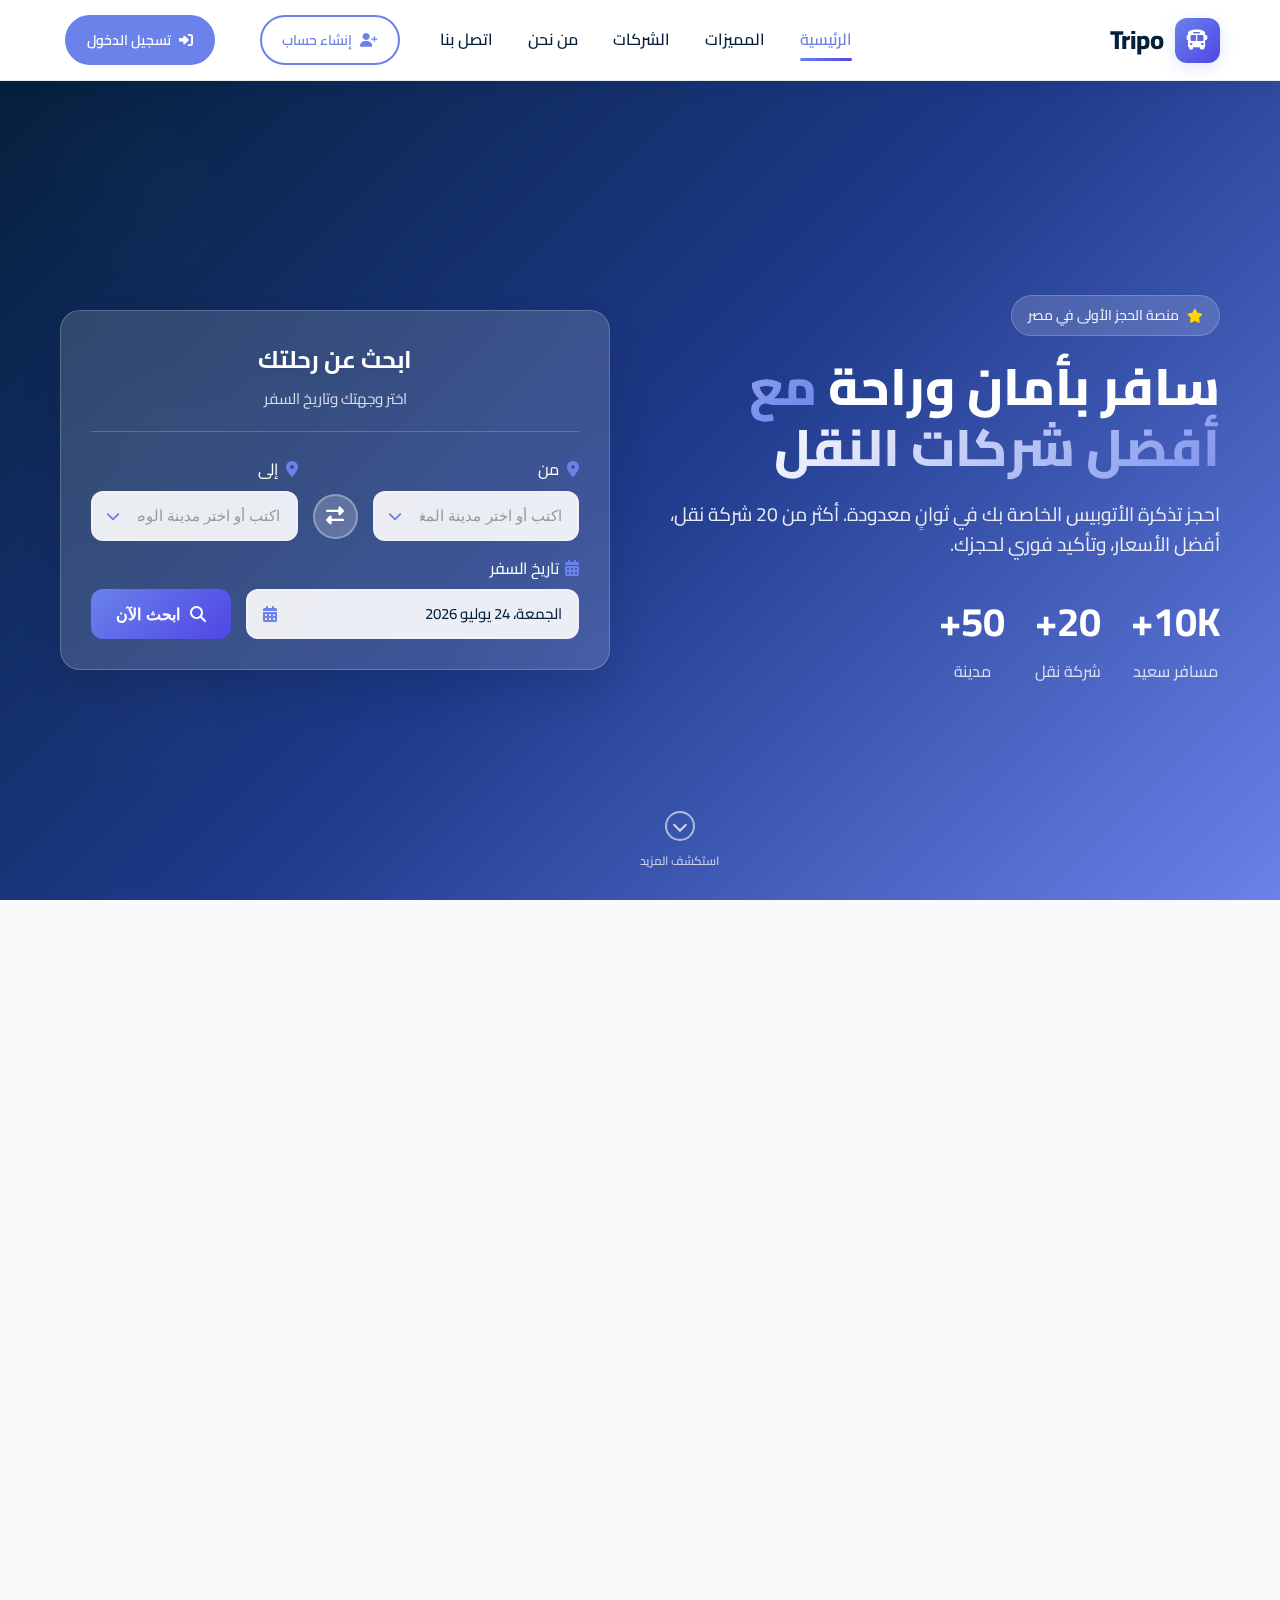
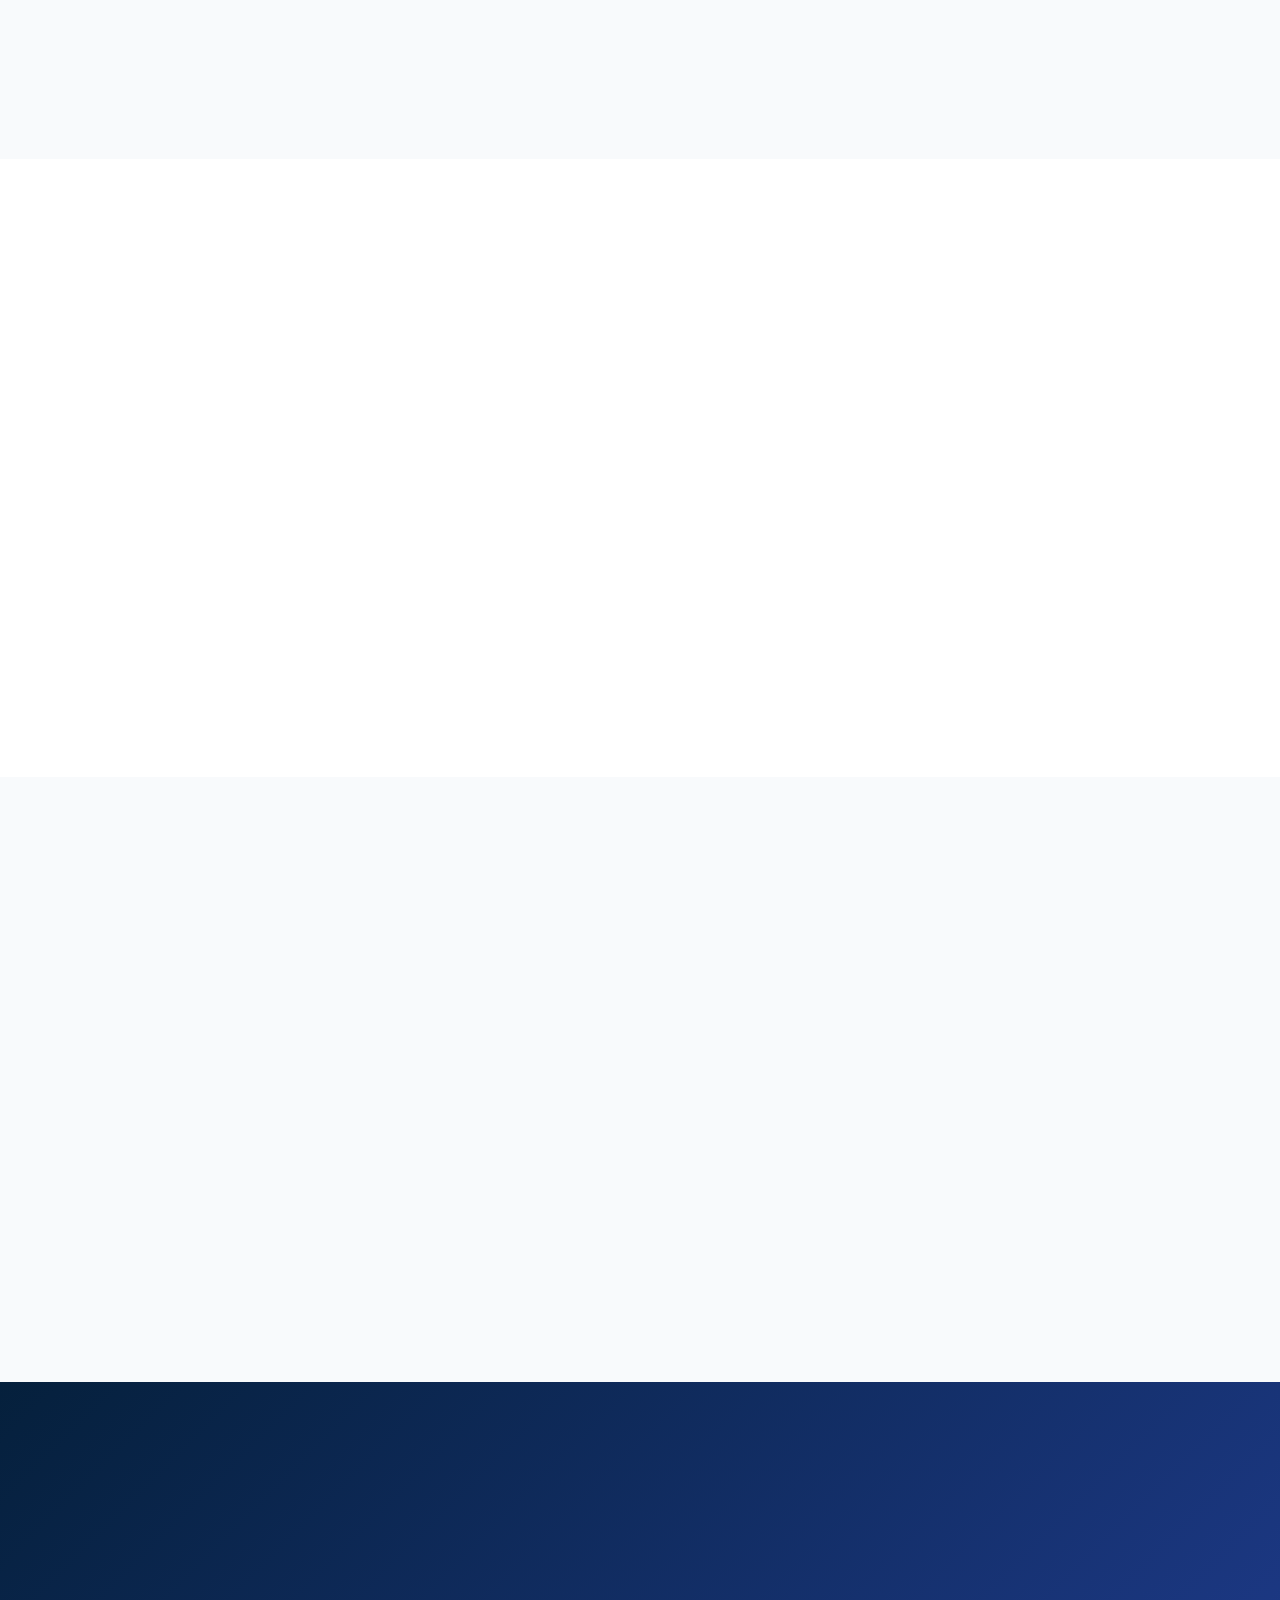
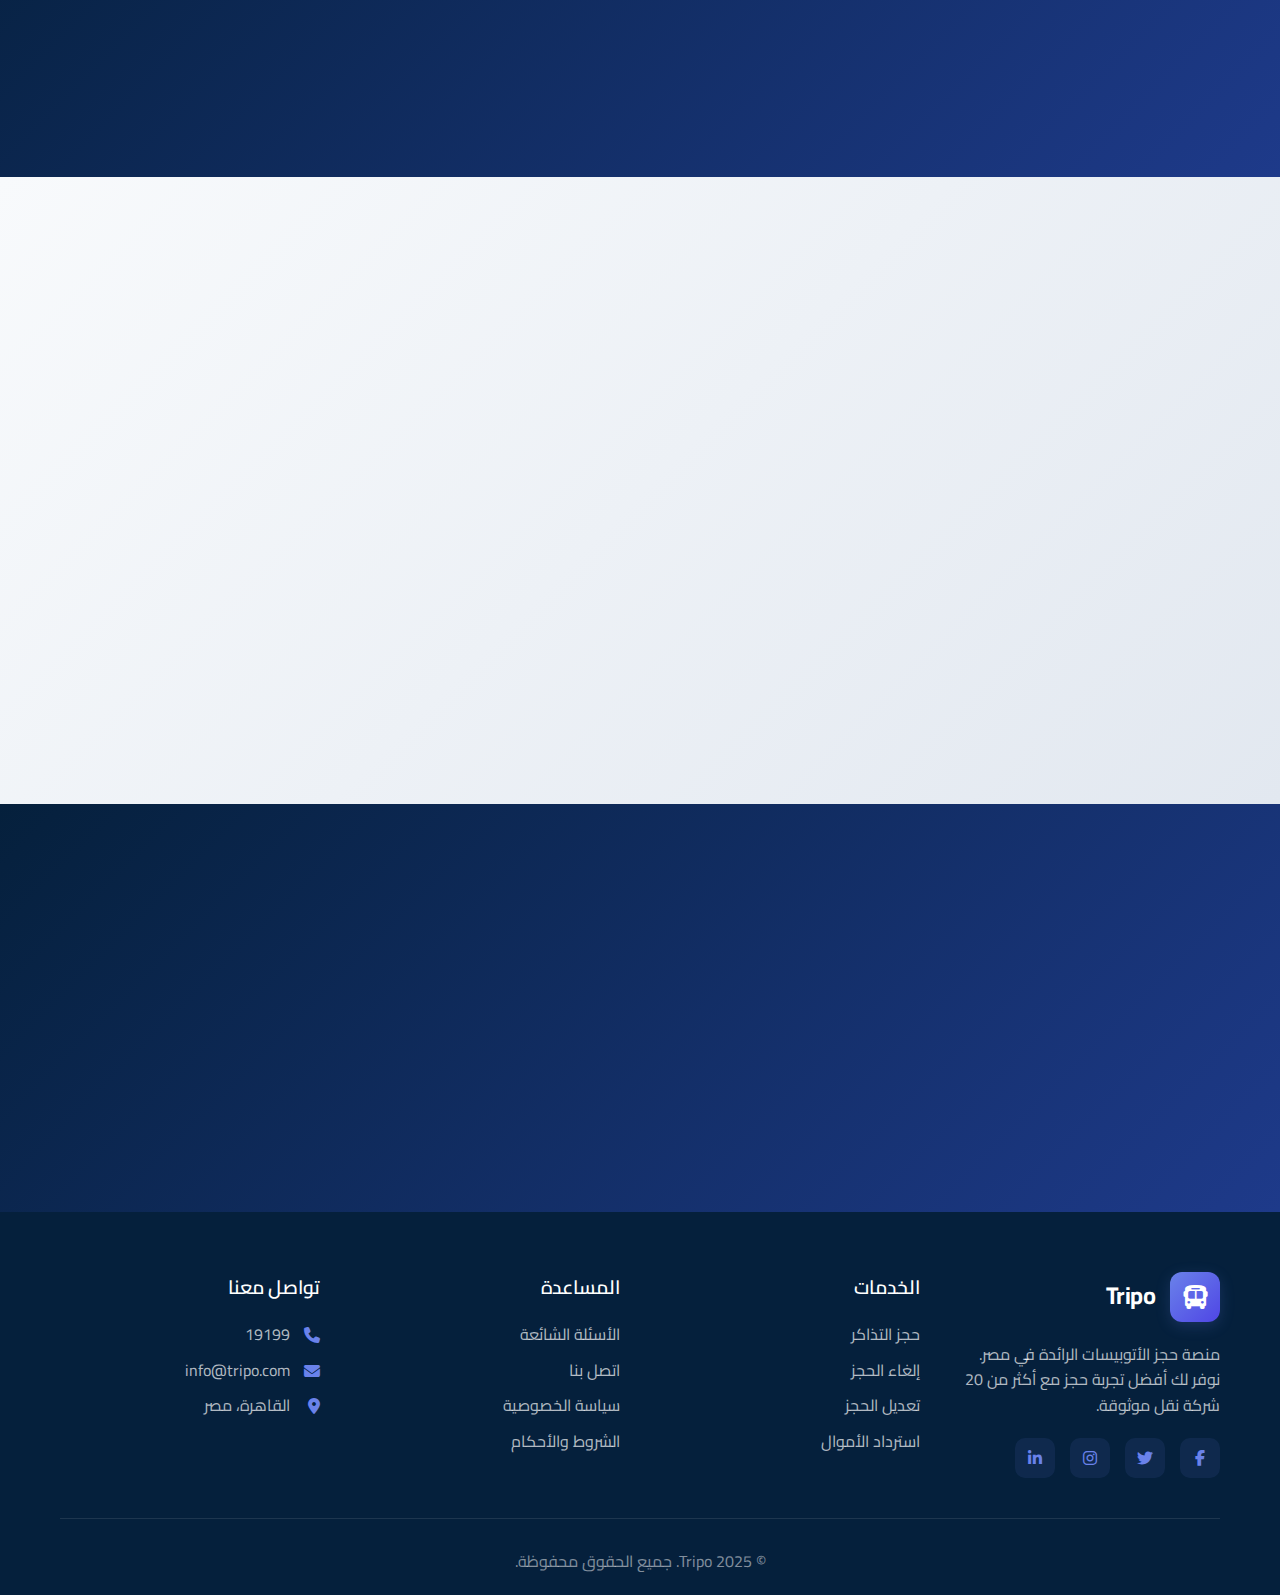
<file: index.html>
<!DOCTYPE html>
<html lang="ar" dir="rtl">
<head>
    <meta charset="UTF-8">
    <meta name="viewport" content="width=device-width, initial-scale=1.0">
    <title>Tripo - منصة حجز الأتوبيسات الرائدة في مصر</title>
    <meta name="description" content="احجز تذاكر الأتوبيس بسهولة مع Tripo - أفضل الأسعار، أكثر من 20 شركة نقل، حجز فوري وآمن">
    <link rel="stylesheet" href="css/style-new.css">
    <link href="https://fonts.googleapis.com/css2?family=Cairo:wght@300;400;500;600;700;800&display=swap" rel="stylesheet">
    <link rel="stylesheet" href="https://cdnjs.cloudflare.com/ajax/libs/font-awesome/6.4.0/css/all.min.css">
    <link rel="stylesheet" href="https://unpkg.com/aos@2.3.1/dist/aos.css">
</head>
<body>
    <!-- Header -->
    <!--#include file="header.html" -->
    <header class="header" id="header">
        <nav class="navbar">
            <a href="#home" class="logo">
                <div class="logo-container">
                    <i class="fas fa-bus logo-icon"></i>
                </div>
                <span class="brand-name">Tripo</span>
            </a>
            
            <ul class="nav-links">
                <li><a href="#home" class="nav-link active">الرئيسية</a></li>
                <li><a href="#features" class="nav-link">المميزات</a></li>
                <li><a href="#companies" class="nav-link">الشركات</a></li>
                <li><a href="#about" class="nav-link">من نحن</a></li>
                <li><a href="#contact" class="nav-link">اتصل بنا</a></li>
                <li><a href="#" class="nav-link auth-link">
                    <i class="fas fa-user-plus"></i>
                    إنشاء حساب
                </a></li>
                <li><a href="#" class="nav-link auth-link login">
                    <i class="fas fa-sign-in-alt"></i>
                    تسجيل الدخول
                </a></li>
            </ul>
            
            <button class="mobile-menu-btn" id="mobileMenuBtn">
                <i class="fas fa-bars"></i>
            </button>
        </nav>
        
        <!-- Mobile Navigation Overlay -->
        <div class="mobile-nav-overlay" id="mobileNavOverlay"></div>
        
        <!-- Mobile Navigation -->
        <div class="mobile-nav" id="mobileNav">
            <ul class="mobile-nav-links">
                <li><a href="#home">
                    <i class="fas fa-home"></i>
                    الرئيسية
                </a></li>
                <li><a href="#features">
                    <i class="fas fa-star"></i>
                    المميزات
                </a></li>
                <li><a href="#companies">
                    <i class="fas fa-bus"></i>
                    الشركات
                </a></li>
                <li><a href="#about">
                    <i class="fas fa-info-circle"></i>
                    من نحن
                </a></li>
                <li><a href="#contact">
                    <i class="fas fa-phone"></i>
                    اتصل بنا
                </a></li>
                <li><a href="#" class="auth-mobile">
                    <i class="fas fa-user-plus"></i>
                    إنشاء حساب
                </a></li>
                <li><a href="#" class="auth-mobile login">
                    <i class="fas fa-sign-in-alt"></i>
                    تسجيل الدخول
                </a></li>
            </ul>
        </div>
    </header>

    <!-- Hero Section -->
    <section class="hero" id="home">
        <div class="container">
            <div class="hero-content">
                <div class="hero-text" data-aos="fade-up" data-aos-delay="200">
                    <span class="hero-badge">
                        <i class="fas fa-star"></i>
                        منصة الحجز الأولى في مصر
                    </span>
                    <h1 class="hero-title">
                        سافر بأمان وراحة
                        <span class="gradient-text">مع أفضل شركات النقل</span>
                    </h1>
                    <p class="hero-subtitle">
                        احجز تذكرة الأتوبيس الخاصة بك في ثوانٍ معدودة. أكثر من 20 شركة نقل، 
                        أفضل الأسعار، وتأكيد فوري لحجزك.
                    </p>
                    
                    <div class="hero-stats">
                        <div class="stat-item" data-aos="fade-up" data-aos-delay="400">
                            <div class="stat-number">10K+</div>
                            <div class="stat-label">مسافر سعيد</div>
                        </div>
                        <div class="stat-item" data-aos="fade-up" data-aos-delay="500">
                            <div class="stat-number">20+</div>
                            <div class="stat-label">شركة نقل</div>
                        </div>
                        <div class="stat-item" data-aos="fade-up" data-aos-delay="600">
                            <div class="stat-number">50+</div>
                            <div class="stat-label">مدينة</div>
                        </div>
                    </div>
                </div>
                
                <!-- Search Form -->
                <div class="search-form-container" data-aos="fade-up" data-aos-delay="300">
                    <div class="search-form">
                        <div class="form-header">
                            <h3>ابحث عن رحلتك</h3>
                            <p>اختر وجهتك وتاريخ السفر</p>
                        </div>
                        
                        <div class="search-row">
                            <div class="field-group from-field">
                                <label for="from">
                                    <i class="fas fa-map-marker-alt"></i>
                                    من
                                </label>
                                <div class="custom-select-wrapper">
                                    <input type="text" id="from" class="form-control custom-select-input" placeholder="اكتب أو اختر مدينة المغادرة" autocomplete="off" readonly>
                                    <div class="custom-select-icon">
                                        <i class="fas fa-chevron-down"></i>
                                    </div>
                                    <div class="custom-select-dropdown" id="from-dropdown">
                                        <div class="search-box">
                                            <input type="text" class="search-input" placeholder="ابحث عن مدينة...">
                                            <i class="fas fa-search"></i>
                                        </div>
                                        <ul class="custom-select-options" id="from-options">
                                            <li data-value="cairo">القاهرة</li>
                                            <li data-value="alexandria">الإسكندرية</li>
                                            <li data-value="giza">الجيزة</li>
                                            <li data-value="aswan">أسوان</li>
                                            <li data-value="luxor">الأقصر</li>
                                            <li data-value="sohag">سوهاج</li>
                                            <li data-value="assiut">أسيوط</li>
                                            <li data-value="minya">المنيا</li>
                                            <li data-value="benisuef">بني سويف</li>
                                            <li data-value="fayoum">الفيوم</li>
                                            <li data-value="portsaid">بورسعيد</li>
                                            <li data-value="suez">السويس</li>
                                            <li data-value="ismailiya">الإسماعيلية</li>
                                            <li data-value="damanhour">دمنهور</li>
                                            <li data-value="tanta">طنطا</li>
                                            <li data-value="mahalla">المحلة الكبرى</li>
                                            <li data-value="zagazig">الزقازيق</li>
                                            <li data-value="mansoura">المنصورة</li>
                                            <li data-value="arish">العريش</li>
                                            <li data-value="qena">قنا</li>
                                            <li data-value="hurghada">الغردقة</li>
                                            <li data-value="sharm">شرم الشيخ</li>
                                            <li data-value="dahab">دهب</li>
                                            <li data-value="marsamatrouh">مرسى مطروح</li>
                                            <li data-value="siwa">سيوة</li>
                                        </ul>
                                    </div>
                                </div>
                            </div>
                            
                            <button class="swap-btn" onclick="swapLocations()" title="عكس الاتجاه">
                                <i class="fas fa-exchange-alt"></i>
                            </button>
                            
                            <div class="field-group to-field">
                                <label for="to">
                                    <i class="fas fa-map-marker-alt"></i>
                                    إلى
                                </label>
                                <div class="custom-select-wrapper">
                                    <input type="text" id="to" class="form-control custom-select-input" placeholder="اكتب أو اختر مدينة الوصول" autocomplete="off" readonly>
                                    <div class="custom-select-icon">
                                        <i class="fas fa-chevron-down"></i>
                                    </div>
                                    <div class="custom-select-dropdown" id="to-dropdown">
                                        <div class="search-box">
                                            <input type="text" class="search-input" placeholder="ابحث عن مدينة...">
                                            <i class="fas fa-search"></i>
                                        </div>
                                        <ul class="custom-select-options" id="to-options">
                                            <li data-value="cairo">القاهرة</li>
                                            <li data-value="alexandria">الإسكندرية</li>
                                            <li data-value="giza">الجيزة</li>
                                            <li data-value="aswan">أسوان</li>
                                            <li data-value="luxor">الأقصر</li>
                                            <li data-value="sohag">سوهاج</li>
                                            <li data-value="assiut">أسيوط</li>
                                            <li data-value="minya">المنيا</li>
                                            <li data-value="benisuef">بني سويف</li>
                                            <li data-value="fayoum">الفيوم</li>
                                            <li data-value="portsaid">بورسعيد</li>
                                            <li data-value="suez">السويس</li>
                                            <li data-value="ismailiya">الإسماعيلية</li>
                                            <li data-value="damanhour">دمنهور</li>
                                            <li data-value="tanta">طنطا</li>
                                            <li data-value="mahalla">المحلة الكبرى</li>
                                            <li data-value="zagazig">الزقازيق</li>
                                            <li data-value="mansoura">المنصورة</li>
                                            <li data-value="arish">العريش</li>
                                            <li data-value="qena">قنا</li>
                                            <li data-value="hurghada">الغردقة</li>
                                            <li data-value="sharm">شرم الشيخ</li>
                                            <li data-value="dahab">دهب</li>
                                            <li data-value="marsamatrouh">مرسى مطروح</li>
                                            <li data-value="siwa">سيوة</li>
                                        </ul>
                                    </div>
                                </div>
                            </div>
                            
                            <div class="field-group date-field">
                                <label for="date">
                                    <i class="fas fa-calendar-alt"></i>
                                    تاريخ السفر
                                </label>
                                <div class="custom-date-wrapper">
                                    <div class="date-display" id="date-display">
                                        <span class="date-text">اختر تاريخ السفر</span>
                                        <i class="fas fa-calendar-alt date-icon"></i>
                                    </div>
                                    
                                    <!-- Custom Calendar -->
                                    <div class="custom-calendar" id="custom-calendar">
                                        <div class="calendar-header">
                                            <button type="button" class="calendar-nav" id="prev-month">
                                                <i class="fas fa-chevron-right"></i>
                                            </button>
                                            <div class="calendar-title" id="calendar-title">
                                                <span class="month-year"></span>
                                            </div>
                                            <button type="button" class="calendar-nav" id="next-month">
                                                <i class="fas fa-chevron-left"></i>
                                            </button>
                                        </div>
                                        
                                        <div class="calendar-weekdays">
                                            <div class="weekday">ح</div>
                                            <div class="weekday">ن</div>
                                            <div class="weekday">ث</div>
                                            <div class="weekday">ر</div>
                                            <div class="weekday">خ</div>
                                            <div class="weekday">ج</div>
                                            <div class="weekday">س</div>
                                        </div>
                                        
                                        <div class="calendar-days" id="calendar-days">
                                            <!-- Days will be generated by JavaScript -->
                                        </div>
                                        
                                        <div class="calendar-footer">
                                            <button type="button" class="calendar-today-btn" id="calendar-today">
                                                <i class="fas fa-calendar-day"></i>
                                                اليوم
                                            </button>
                                            <button type="button" class="calendar-close-btn" id="calendar-close">
                                                <i class="fas fa-times"></i>
                                                إغلاق
                                            </button>
                                        </div>
                                    </div>
                                    
                                    <!-- Hidden input for form submission -->
                                    <input type="date" id="date" class="hidden-date-input" min="">
                                </div>
                            </div>
                            
                            <button type="button" class="search-btn" onclick="searchTrips()">
                                <i class="fas fa-search"></i>
                                ابحث الآن
                            </button>
                        </div>
                    </div>
                </div>
            </div>
        </div>
        
        <!-- Scroll Down Indicator -->
        <div class="scroll-indicator" data-aos="fade-up" data-aos-delay="800" onclick="scrollToFeatures()">
            <div class="scroll-arrow"></div>
            <div class="scroll-text">استكشف المزيد</div>
        </div>
    </section>
               
            
    </section>

    <!-- Features Section -->
    <section class="features" id="services">
        <div class="container">
            <div class="section-header" data-aos="fade-up">
                <div style="height: 20px;"></div>
                <span class="section-badge">مميزاتنا</span>
                <h2 class="section-title">لماذا تختار Tripo؟</h2>
                <p class="section-subtitle">نوفر لك تجربة حجز مميزة وآمنة مع أفضل الخدمات</p>
            </div>
            
            <div class="features-grid">
                <div class="feature-card" data-aos="fade-up" data-aos-delay="100">
                    <div class="feature-icon">
                        <i class="fas fa-money-bill-wave"></i>
                    </div>
                    <h3>حجز آمن ومضمون</h3>
                    <p>نضمن لك أمان معلوماتك الشخصية وبياناتك المالية مع تشفير عالي المستوى</p>
                </div>
                
                <div class="feature-card" data-aos="fade-up" data-aos-delay="200">
                    <div class="feature-icon">
                        <i class="fas fa-clock"></i>
                    </div>
                    <h3>تأكيد فوري</h3>
                    <p>احصل على تأكيد حجزك فوراً عبر الرسائل النصية والبريد الإلكتروني</p>
                </div>
                
                <div class="feature-card" data-aos="fade-up" data-aos-delay="300">
                    <div class="feature-icon">
                        <i class="fas fa-money-bill-wave"></i>
                    </div>
                    <h3>أفضل الأسعار</h3>
                    <p>مقارنة فورية للأسعار من جميع الشركات لضمان حصولك على أفضل سعر</p>
                </div>
                
                <div class="feature-card" data-aos="fade-up" data-aos-delay="400">
                    <div class="feature-icon">
                        <i class="fas fa-mobile-alt"></i>
                    </div>
                    <h3>سهولة الاستخدام</h3>
                    <p>واجهة بسيطة وسهلة الاستخدام على جميع الأجهزة والهواتف الذكية</p>
                </div>
                
                <div class="feature-card" data-aos="fade-up" data-aos-delay="500">
                    <div class="feature-icon">
                        <i class="fas fa-headset"></i>
                    </div>
                    <h3>دعم 24/7</h3>
                    <p>فريق خدمة العملاء متاح على مدار الساعة لمساعدتك في أي استفسار</p>
                </div>
                
                <div class="feature-card" data-aos="fade-up" data-aos-delay="600">
                    <div class="feature-icon">
                        <i class="fas fa-undo"></i>
                    </div>
                    <h3>إلغاء مجاني</h3>
                    <p>إمكانية إلغاء الحجز مجاناً حتى 24 ساعة قبل موعد الرحلة</p>
                </div>
            </div>
        </div>
    </section>

    <!-- Companies Section -->
    <section class="companies" id="companies">
        <div class="container">
            <div class="section-header" data-aos="fade-up">
                <span class="section-badge">شركاؤنا</span>
                <h2 class="section-title">أفضل شركات النقل في مصر</h2>
                <p class="section-subtitle">نتعاون مع أكثر من 20 شركة نقل لضمان أفضل خدمة لك</p>
            </div>
            
            <div class="companies-grid">
                <div class="company-card" data-aos="fade-up" data-aos-delay="100">
                    <div class="company-logo">
                        <i class="fas fa-bus"></i>
                    </div>
                    <h3>النقل الجماعي</h3>
                    <div class="company-rating">
                        <div class="stars">
                            <i class="fas fa-star"></i>
                            <i class="fas fa-star"></i>
                            <i class="fas fa-star"></i>
                            <i class="fas fa-star"></i>
                            <i class="fas fa-star"></i>
                        </div>
                        <span>4.8/5</span>
                    </div>
                    <p>رحلات يومية إلى جميع المحافظات</p>
                </div>
                
                <div class="company-card" data-aos="fade-up" data-aos-delay="200">
                    <div class="company-logo">
                        <i class="fas fa-bus"></i>
                    </div>
                    <h3>السوبر جيت</h3>
                    <div class="company-rating">
                        <div class="stars">
                            <i class="fas fa-star"></i>
                            <i class="fas fa-star"></i>
                            <i class="fas fa-star"></i>
                            <i class="fas fa-star"></i>
                            <i class="fas fa-star"></i>
                        </div>
                        <span>4.9/5</span>
                    </div>
                    <p>أتوبيسات حديثة ومكيفة</p>
                </div>
                
                <div class="company-card" data-aos="fade-up" data-aos-delay="300">
                    <div class="company-logo">
                        <i class="fas fa-bus"></i>
                    </div>
                    <h3>البلو باص</h3>
                    <div class="company-rating">
                        <div class="stars">
                            <i class="fas fa-star"></i>
                            <i class="fas fa-star"></i>
                            <i class="fas fa-star"></i>
                            <i class="fas fa-star"></i>
                            <i class="fas fa-star-half-alt"></i>
                        </div>
                        <span>4.7/5</span>
                    </div>
                    <p>رحلات سياحية مريحة</p>
                </div>
                
                <div class="company-card" data-aos="fade-up" data-aos-delay="400">
                    <div class="company-logo">
                        <i class="fas fa-bus"></i>
                    </div>
                    <h3>الدلتا للنقل</h3>
                    <div class="company-rating">
                        <div class="stars">
                            <i class="fas fa-star"></i>
                            <i class="fas fa-star"></i>
                            <i class="fas fa-star"></i>
                            <i class="fas fa-star"></i>
                            <i class="fas fa-star"></i>
                        </div>
                        <span>4.8/5</span>
                    </div>
                    <p>شبكة واسعة من الرحلات</p>
                </div>
            </div>
        </div>
    </section>

    <!-- How It Works Section -->
    <section class="how-it-works">
        <div class="container">
            <div class="section-header" data-aos="fade-up">
                <span class="section-badge">كيف يعمل</span>
                <h2 class="section-title">احجز رحلتك في 3 خطوات بسيطة</h2>
                <p class="section-subtitle">عملية حجز سهلة وسريعة في دقائق معدودة</p>
            </div>
            
            <div class="steps-container">
                <div class="step" data-aos="fade-up" data-aos-delay="100">
                    <div class="step-number">1</div>
                    <div class="step-content">
                        <div class="step-icon">
                            <i class="fas fa-search"></i>
                        </div>
                        <h3>ابحث عن رحلتك</h3>
                        <p>اختر مدينة المغادرة والوصول وتاريخ السفر</p>
                    </div>
                </div>
                
                <div class="step-arrow" data-aos="fade-up" data-aos-delay="150">
                    <i class="fas fa-arrow-left"></i>
                </div>
                
                <div class="step" data-aos="fade-up" data-aos-delay="200">
                    <div class="step-number">2</div>
                    <div class="step-content">
                        <div class="step-icon">
                            <i class="fas fa-chair"></i>
                        </div>
                        <h3>اختر مقعدك</h3>
                        <p>حدد الرحلة المناسبة واختر مقعدك المفضل</p>
                    </div>
                </div>
                
                <div class="step-arrow" data-aos="fade-up" data-aos-delay="250">
                    <i class="fas fa-arrow-left"></i>
                </div>
                
                <div class="step" data-aos="fade-up" data-aos-delay="300">
                    <div class="step-number">3</div>
                    <div class="step-content">
                        <div class="step-icon">
                            <i class="fas fa-credit-card"></i>
                        </div>
                        <h3>ادفع واحجز</h3>
                        <p>أكمل عملية الدفع واحصل على تذكرتك فوراً</p>
                    </div>
                </div>
            </div>
        </div>
    </section>

    <!-- Stats Section -->
    <section class="stats-section">
        <div class="container">
            <div class="stats-grid">
                <div class="stat-card" data-aos="zoom-in" data-aos-delay="100">
                    <div class="stat-icon">
                        <i class="fas fa-users"></i>
                    </div>
                    <div class="stat-content">
                        <div class="stat-number" data-count="15000">0</div>
                        <div class="stat-label">عميل سعيد</div>
                    </div>
                </div>
                
                <div class="stat-card" data-aos="zoom-in" data-aos-delay="200">
                    <div class="stat-icon">
                        <i class="fas fa-bus"></i>
                    </div>
                    <div class="stat-content">
                        <div class="stat-number" data-count="25">0</div>
                        <div class="stat-label">شركة نقل</div>
                    </div>
                </div>
                
                <div class="stat-card" data-aos="zoom-in" data-aos-delay="300">
                    <div class="stat-icon">
                        <i class="fas fa-map-marker-alt"></i>
                    </div>
                    <div class="stat-content">
                        <div class="stat-number" data-count="60">0</div>
                        <div class="stat-label">مدينة</div>
                    </div>
                </div>
                
                <div class="stat-card" data-aos="zoom-in" data-aos-delay="400">
                    <div class="stat-icon">
                        <i class="fas fa-ticket-alt"></i>
                    </div>
                    <div class="stat-content">
                        <div class="stat-number" data-count="50000">0</div>
                        <div class="stat-label">تذكرة محجوزة</div>
                    </div>
                </div>
            </div>
        </div>
    </section>

    <!-- Testimonials Section -->
    <section class="testimonials" id="about">
        <div class="container">
            <div class="section-header" data-aos="fade-up">
                <span class="section-badge">آراء العملاء</span>
                <h2 class="section-title">ماذا يقول عملاؤنا عنا؟</h2>
                <p class="section-subtitle">تجارب حقيقية من عملائنا الكرام</p>
            </div>
            
            <div class="testimonials-grid">
                <div class="testimonial-card" data-aos="fade-up" data-aos-delay="100">
                    <div class="testimonial-content">
                        <div class="rating">
                            <i class="fas fa-star"></i>
                            <i class="fas fa-star"></i>
                            <i class="fas fa-star"></i>
                            <i class="fas fa-star"></i>
                            <i class="fas fa-star"></i>
                        </div>
                        <p>"خدمة ممتازة وحجز سهل جداً. وصلت تذكرتي فوراً وكانت الرحلة مريحة ومنظمة."</p>
                    </div>
                    <div class="testimonial-author">
                        <div class="author-avatar">
                            <i class="fas fa-user"></i>
                        </div>
                        <div class="author-info">
                            <h4>أحمد محمد</h4>
                            <span>من القاهرة</span>
                        </div>
                    </div>
                </div>
                
                <div class="testimonial-card" data-aos="fade-up" data-aos-delay="200">
                    <div class="testimonial-content">
                        <div class="rating">
                            <i class="fas fa-star"></i>
                            <i class="fas fa-star"></i>
                            <i class="fas fa-star"></i>
                            <i class="fas fa-star"></i>
                            <i class="fas fa-star"></i>
                        </div>
                        <p>"أفضل موقع لحجز تذاكر الأتوبيس. الأسعار معقولة والخدمة سريعة."</p>
                    </div>
                    <div class="testimonial-author">
                        <div class="author-avatar">
                            <i class="fas fa-user"></i>
                        </div>
                        <div class="author-info">
                            <h4>فاطمة علي</h4>
                            <span>من الإسكندرية</span>
                        </div>
                    </div>
                </div>
                
                <div class="testimonial-card" data-aos="fade-up" data-aos-delay="300">
                    <div class="testimonial-content">
                        <div class="rating">
                            <i class="fas fa-star"></i>
                            <i class="fas fa-star"></i>
                            <i class="fas fa-star"></i>
                            <i class="fas fa-star"></i>
                            <i class="fas fa-star"></i>
                        </div>
                        <p>"دعم العملاء رائع ومساعدة في أي وقت. أنصح بالموقع بشدة."</p>
                    </div>
                    <div class="testimonial-author">
                        <div class="author-avatar">
                            <i class="fas fa-user"></i>
                        </div>
                        <div class="author-info">
                            <h4>محمود حسن</h4>
                            <span>من أسوان</span>
                        </div>
                    </div>
                </div>
            </div>
        </div>
    </section>

    <!-- CTA Section -->
    <section class="cta-section" id="contact">
        <div class="container">
            <div class="cta-content" data-aos="fade-up">
                <h2>جاهز للسفر؟</h2>
                <p>احجز رحلتك الآن واستمتع بتجربة سفر مميزة مع أفضل شركات النقل</p>
                <div class="cta-buttons">
                    <button class="cta-btn primary" onclick="scrollToSearch()">
                        <i class="fas fa-search"></i>
                        ابحث عن رحلة
                    </button>
                    <button class="cta-btn secondary">
                        <i class="fas fa-phone"></i>
                        اتصل بنا: 19199
                    </button>
                </div>
            </div>
        </div>
    </section>




    <!-- Footer -->
    <footer class="footer">
        <div class="container">
            <div class="footer-content">
                <div class="footer-section">
                    <div class="footer-brand">
                        <div class="logo-container">
                            <i class="fas fa-bus logo-icon"></i>
                        </div>
                        <span class="brand-name">Tripo</span>
                    </div>
                    <p>منصة حجز الأتوبيسات الرائدة في مصر. نوفر لك أفضل تجربة حجز مع أكثر من 20 شركة نقل موثوقة.</p>
                    <div class="social-links">
                        <a href="#" class="social-link">
                            <i class="fab fa-facebook-f"></i>
                        </a>
                        <a href="#" class="social-link">
                            <i class="fab fa-twitter"></i>
                        </a>
                        <a href="#" class="social-link">
                            <i class="fab fa-instagram"></i>
                        </a>
                        <a href="#" class="social-link">
                            <i class="fab fa-linkedin-in"></i>
                        </a>
                    </div>
                </div>
                
                <div class="footer-section">
                    <h4>الخدمات</h4>
                    <ul>
                        <li><a href="#">حجز التذاكر</a></li>
                        <li><a href="#">إلغاء الحجز</a></li>
                        <li><a href="#">تعديل الحجز</a></li>
                        <li><a href="#">استرداد الأموال</a></li>
                    </ul>
                </div>
                
                <div class="footer-section">
                    <h4>المساعدة</h4>
                    <ul>
                        <li><a href="#">الأسئلة الشائعة</a></li>
                        <li><a href="#">اتصل بنا</a></li>
                        <li><a href="#">سياسة الخصوصية</a></li>
                        <li><a href="#">الشروط والأحكام</a></li>
                    </ul>
                </div>
                
                <div class="footer-section">
                    <h4>تواصل معنا</h4>
                    <div class="contact-info">
                        <p><i class="fas fa-phone"></i> 19199</p>
                        <p><i class="fas fa-envelope"></i> info@tripo.com</p>
                        <p><i class="fas fa-map-marker-alt"></i> القاهرة، مصر</p>
                    </div>
                </div>
            </div>
            
            <div class="footer-bottom">
                <p>&copy; 2025 Tripo. جميع الحقوق محفوظة.</p>
            </div>
        </div>
    </footer>

    <script src="https://unpkg.com/aos@2.3.1/dist/aos.js"></script>
    <script src="js/main.js"></script>
    <script>
        // Initialize AOS (Animate On Scroll)
        AOS.init({
            duration: 800,
            easing: 'ease-in-out',
            once: true,
            offset: 50
        });

        // Counter animation for stats
        function animateCounters() {
            const counters = document.querySelectorAll('.stat-number');
            counters.forEach(counter => {
                const target = parseInt(counter.getAttribute('data-count'));
                const increment = target / 100;
                let current = 0;
                
                const updateCounter = () => {
                    if (current < target) {
                        current += increment;
                        counter.textContent = Math.floor(current).toLocaleString();
                        requestAnimationFrame(updateCounter);
                    } else {
                        counter.textContent = target.toLocaleString();
                    }
                };
                
                updateCounter();
            });
        }

        // Trigger counter animation when stats section is visible
        const statsSection = document.querySelector('.stats-section');
        if (statsSection) {
            const observer = new IntersectionObserver((entries) => {
                entries.forEach(entry => {
                    if (entry.isIntersecting) {
                        animateCounters();
                        observer.unobserve(entry.target);
                    }
                });
            });
            observer.observe(statsSection);
        }
    </script>
</body>
</html>
</file>
<file: css/style-new.css>
/* ===== TRIPO - CLEAN CSS ===== */

/* ===== FONTS & GENERAL RESET ===== */
* {
    margin: 0;
    padding: 0;
    box-sizing: border-box;
}

html {
    scroll-behavior: smooth;
}

body {
    font-family: 'Cairo', sans-serif;
    line-height: 1.6;
    color: #05203C;
    background-color: #ffffff;
    overflow-x: hidden;
    padding-top: 80px; /* Add space for fixed header */
}

.container {
    max-width: 1200px;
    margin: 0 auto;
    padding: 0 20px;
}

/* ===== HEADER & NAVIGATION ===== */
.header {
    position: fixed;
    top: 0;
    left: 0;
    width: 100%;
    background: rgba(255, 255, 255, 0.95);
    backdrop-filter: blur(20px);
    z-index: 9999;
    transition: all 0.3s ease;
    border-bottom: 1px solid rgba(0, 0, 0, 0.08);
    box-shadow: 0 2px 20px rgba(0, 0, 0, 0.05);
}

.header.scrolled {
    background: rgba(255, 255, 255, 0.98);
    box-shadow: 0 4px 30px rgba(0, 0, 0, 0.1);
}

.navbar {
    display: flex;
    justify-content: space-between;
    align-items: center;
    padding: 15px 0;
    max-width: 1200px;
    margin: 0 auto;
    padding-left: 20px;
    padding-right: 20px;
}

.logo {
    display: flex;
    align-items: center;
    gap: 12px;
    text-decoration: none;
    color: #05203C;
    transition: all 0.3s ease;
}

.logo:hover {
    transform: scale(1.05);
}

.logo-container {
    width: 45px;
    height: 45px;
    background: linear-gradient(135deg, #6A82EA, #4f46e5);
    border-radius: 12px;
    display: flex;
    align-items: center;
    justify-content: center;
    box-shadow: 0 4px 15px rgba(106, 130, 234, 0.2);
    transition: all 0.3s ease;
}

.logo:hover .logo-container {
    box-shadow: 0 6px 25px rgba(106, 130, 234, 0.4);
    transform: translateY(-2px);
}

.logo-icon {
    color: white;
    font-size: 20px;
    transition: all 0.3s ease;
}

.brand-name {
    font-size: 26px;
    font-weight: 800;
    color: #05203C;
    letter-spacing: -0.5px;
}

.nav-links {
    display: flex;
    list-style: none;
    gap: 35px;
    align-items: center;
    margin: 0;
    padding: 0;
}

.nav-links li {
    position: relative;
}

.nav-links a {
    text-decoration: none;
    color: #05203C;
    font-weight: 600;
    font-size: 16px;
    transition: all 0.3s ease;
    position: relative;
    padding: 8px 0;
    display: block;
}

.nav-links a:hover {
    color: #6A82EA;
    transform: translateY(-1px);
}

.nav-links a::after {
    content: '';
    position: absolute;
    width: 0;
    height: 3px;
    bottom: 0;
    left: 50%;
    background: linear-gradient(135deg, #6A82EA, #4f46e5);
    transition: all 0.3s ease;
    transform: translateX(-50%);
    border-radius: 2px;
}

.nav-links a:hover::after {
    width: 100%;
}

.nav-links a.active {
    color: #6A82EA;
}

.nav-links a.active::after {
    width: 100%;
}

.mobile-menu-btn {
    display: none;
    background: none;
    border: none;
    font-size: 24px;
    color: #05203C;
    cursor: pointer;
    padding: 8px;
    border-radius: 8px;
    transition: all 0.3s ease;
    position: relative;
    z-index: 10001;
}

.mobile-menu-btn i {
    transition: all 0.3s ease;
}

.nav-links a.auth-link {
    padding: 12px 20px;
    border-radius: 30px;
    font-size: 14px;
    display: flex;
    align-items: center;
    gap: 8px;
    transition: all 0.3s ease;
    border: 2px solid #6A82EA;
    color: #6A82EA !important;
    background: transparent;
    font-weight: 600;
    margin: 0 5px;
}

.nav-links a.auth-link.login {
    background: #6A82EA;
    color: white !important;
    border-color: #6A82EA;
}

.nav-links a.auth-link:hover {
    background: #6A82EA;
    color: white !important;
    transform: translateY(-2px);
    box-shadow: 0 8px 25px rgba(106, 130, 234, 0.25);
}

.nav-links a.auth-link.login:hover {
    background: #4f46e5;
    border-color: #4f46e5;
    box-shadow: 0 8px 25px rgba(79, 70, 229, 0.3);
}

.nav-links a.auth-link::after {
    display: none;
}

.mobile-menu-btn:hover {
    background: rgba(106, 130, 234, 0.1);
    color: #6A82EA;
    transform: scale(1.05);
}

.mobile-menu-btn:focus {
    outline: none;
}

/* Mobile Navigation */
.mobile-nav {
    position: fixed;
    top: 0;
    right: -100%;
    width: 300px;
    height: 100vh;
    background: rgba(255, 255, 255, 0.98);
    backdrop-filter: blur(20px);
    box-shadow: -4px 0 30px rgba(0, 0, 0, 0.1);
    z-index: 10000;
    transition: all 0.4s ease;
    overflow-y: auto;
    padding-top: 80px;
}

.mobile-nav.open {
    right: 0;
}

/* Mobile Menu Overlay */
.mobile-nav-overlay {
    position: fixed;
    top: 0;
    left: 0;
    width: 100%;
    height: 100vh;
    background: rgba(0, 0, 0, 0.5);
    z-index: 9999;
    opacity: 0;
    visibility: hidden;
    transition: all 0.4s ease;
}

.mobile-nav-overlay.open {
    opacity: 1;
    visibility: visible;
}

.mobile-nav-links {
    list-style: none;
    padding: 20px 0 0 0;
    margin: 0;
}

.mobile-nav-links li {
    border-bottom: 1px solid rgba(106, 130, 234, 0.1);
}

.mobile-nav-links a {
    display: flex;
    align-items: center;
    padding: 18px 25px;
    text-decoration: none;
    color: #05203C;
    font-weight: 600;
    font-size: 16px;
    transition: all 0.3s ease;
    position: relative;
    gap: 15px;
}

.mobile-nav-links a i {
    width: 20px;
    text-align: center;
    color: #6A82EA;
    transition: all 0.3s ease;
}

.mobile-nav-links a:hover {
    background: rgba(106, 130, 234, 0.08);
    color: #6A82EA;
    padding-right: 35px;
}

.mobile-nav-links a:hover i {
    transform: scale(1.1);
    color: #4f46e5;
}

.mobile-nav-links a::before {
    content: '';
    position: absolute;
    left: 0;
    top: 0;
    bottom: 0;
    width: 4px;
    background: #6A82EA;
    transform: scaleY(0);
    transition: transform 0.3s ease;
}

.mobile-nav-links a:hover::before {
    transform: scaleY(1);
}

.mobile-nav-links a.auth-mobile {
    margin: 15px 20px;
    padding: 16px 20px;
    border-radius: 12px;
    border: 2px solid #6A82EA;
    color: #6A82EA !important;
    background: transparent;
    text-align: center;
    display: flex;
    align-items: center;
    justify-content: center;
    gap: 10px;
    font-weight: 600;
    position: relative;
}

.mobile-nav-links a.auth-mobile::before {
    display: none;
}

.mobile-nav-links a.auth-mobile.login {
    background: #6A82EA;
    color: white !important;
}

.mobile-nav-links a.auth-mobile:hover {
    background: #6A82EA;
    color: white !important;
    padding-right: 20px;
    transform: translateY(-2px);
    box-shadow: 0 4px 15px rgba(106, 130, 234, 0.3);
}

/* ===== HERO SECTION ===== */
.hero {
    min-height: calc(100vh - 80px);
    background: linear-gradient(135deg, #05203C 0%, #1e3a8a 50%, #6A82EA 100%);
    display: flex;
    align-items: center;
    justify-content: center;
    position: relative;
    color: white;
    overflow: visible;
    padding: 60px 0;
}

.hero::before {
    content: '';
    position: absolute;
    top: 0;
    left: 0;
    right: 0;
    bottom: 0;
    background: url('data:image/svg+xml,<svg xmlns="http://www.w3.org/2000/svg" viewBox="0 0 100 20"><defs><radialGradient id="a" cx=".66" cy=".33" r=".7"><stop offset="0" stop-color="rgba(255,255,255,.1)"/><stop offset="1" stop-color="rgba(255,255,255,0)"/></radialGradient></defs><circle cx="10" cy="10" r="7" fill="url(%23a)"/></svg>') repeat;
    opacity: 0.1;
}

.hero-content {
    position: relative;
    z-index: 2;
    display: grid;
    grid-template-columns: 1fr 1fr;
    gap: 60px;
    align-items: center;
    width: 100%;
    max-width: 1200px;
}

.hero-text {
    text-align: right;
}

.hero-badge {
    display: inline-flex;
    align-items: center;
    gap: 8px;
    background: rgba(255, 255, 255, 0.15);
    backdrop-filter: blur(10px);
    border: 1px solid rgba(255, 255, 255, 0.2);
    padding: 8px 16px;
    border-radius: 50px;
    font-size: 14px;
    font-weight: 500;
    margin-bottom: 20px;
    color: rgba(255, 255, 255, 0.9);
}

.hero-badge i {
    color: #ffd700;
}

.hero-title {
    font-size: 3.2rem;
    font-weight: 800;
    margin-bottom: 20px;
    line-height: 1.2;
}

.gradient-text {
    background: linear-gradient(135deg, #ffffff, #6A82EA);
    -webkit-background-clip: text;
    -webkit-text-fill-color: transparent;
    background-clip: text;
}

.hero-subtitle {
    font-size: 1.2rem;
    opacity: 0.9;
    font-weight: 400;
    margin-bottom: 30px;
    line-height: 1.6;
}

.hero-stats {
    display: flex;
    gap: 30px;
    margin-top: 30px;
}

.stat-item {
    text-align: center;
}

.stat-number {
    font-size: 1.8rem;
    font-weight: 700;
    color: white;
    margin-bottom: 5px;
}

.stat-label {
    font-size: 0.9rem;
    color: rgba(255, 255, 255, 0.7);
}

.search-form-container {
    position: relative;
    z-index: 102;
    overflow: visible;
}

.form-header {
    text-align: center;
    margin-bottom: 25px;
    padding-bottom: 20px;
    border-bottom: 1px solid rgba(255, 255, 255, 0.2);
}

.form-header h3 {
    font-size: 1.5rem;
    font-weight: 700;
    margin-bottom: 8px;
    color: white;
    text-shadow: 0 2px 10px rgba(0, 0, 0, 0.1);
}

.form-header p {
    font-size: 0.95rem;
    color: rgba(255, 255, 255, 0.8);
    margin: 0;
    font-weight: 400;
}

/* ===== SEARCH FORM ===== */
.search-form {
    background: rgba(255, 255, 255, 0.15);
    backdrop-filter: blur(20px);
    border-radius: 20px;
    padding: 30px;
    border: 1px solid rgba(255, 255, 255, 0.2);
    box-shadow: 0 20px 40px rgba(0, 0, 0, 0.1);
    max-width: 800px;
    margin: 0 auto;
    width: 100%;
    position: relative;
    z-index: 102;
    overflow: visible;
}

.search-row {
    display: flex;
    flex-wrap: wrap;
    gap: 15px;
    align-items: end;
    justify-content: center;
    margin-top: 20px;
    position: relative;
    z-index: 102;
    overflow: visible;
}

.field-group {
    display: flex;
    flex-direction: column;
    gap: 8px;
    flex: 1;
    min-width: 150px;
}

.search-btn {
    flex: 0 0 auto;
    min-width: 140px;
}

..field-group label {
    font-size: 14px;
    font-weight: 600;
    color: rgba(255, 255, 255, 0.9);
    display: flex;
    align-items: center;
    gap: 8px;
}

.field-group label i {
    color: #6A82EA;
    width: 16px;
}

.input-wrapper {
    position: relative;
}

.input-wrapper i {
    position: absolute;
    right: 15px;
    top: 50%;
    transform: translateY(-50%);
    color: #6A82EA;
    font-size: 16px;
    z-index: 10;
}

.form-control {
    width: 100%;
    padding: 15px;
    border: 2px solid rgba(255, 255, 255, 0.2);
    border-radius: 12px;
    background: rgba(255, 255, 255, 0.9);
    color: #05203C;
    font-size: 15px;
    font-weight: 500;
    transition: all 0.3s ease;
    appearance: none;
    height: 50px;
}

.form-control:focus {
    outline: none;
    border-color: #6A82EA;
    background: white;
    box-shadow: 0 0 0 3px rgba(106, 130, 234, 0.1);
}

/* Autocomplete styling */
.form-control[list] {
    position: relative;
}

.form-control[list]::-webkit-calendar-picker-indicator {
    display: none !important;
}

.form-control::placeholder {
    color: #999;
    opacity: 1;
}

/* Enhanced focus state for autocomplete fields */
.form-control[list]:focus {
    border-color: #6A82EA;
    background: white;
    box-shadow: 0 0 0 3px rgba(106, 130, 234, 0.1);
}

/* Custom Select Dropdown */
.custom-select-wrapper {
    position: relative;
    width: 100%;
}

.custom-select-input {
    cursor: pointer;
    padding-left: 45px !important;
}

.custom-select-icon {
    position: absolute;
    left: 15px;
    top: 50%;
    transform: translateY(-50%);
    color: #6A82EA;
    font-size: 14px;
    pointer-events: none;
    transition: transform 0.3s ease;
    z-index: 10;
}

.custom-select-wrapper.open .custom-select-icon {
    transform: translateY(-50%) rotate(180deg);
}

.custom-select-dropdown {
    position: absolute;
    top: 100%;
    left: 0;
    right: 0;
    background: white;
    border: 2px solid #6A82EA;
    border-radius: 12px;
    box-shadow: 0 8px 25px rgba(0, 0, 0, 0.15);
    z-index: 1000;
    max-height: 300px;
    overflow: hidden;
    opacity: 0;
    visibility: hidden;
    transform: translateY(-10px);
    transition: all 0.3s ease;
    margin-top: 5px;
}

.custom-select-wrapper.open .custom-select-dropdown {
    opacity: 1;
    visibility: visible;
    transform: translateY(0);
}

.search-box {
    position: relative;
    padding: 15px;
    border-bottom: 1px solid #eee;
}

.search-input {
    width: 100%;
    padding: 10px 40px 10px 15px;
    border: 1px solid #ddd;
    border-radius: 8px;
    font-size: 14px;
    outline: none;
    transition: border-color 0.3s ease;
}

.search-input:focus {
    border-color: #6A82EA;
}

.search-box i {
    position: absolute;
    left: 25px;
    top: 50%;
    transform: translateY(-50%);
    color: #999;
    font-size: 14px;
}

.custom-select-options {
    max-height: 250px;
    overflow-y: auto;
    padding: 0;
    margin: 0;
    list-style: none;
}

.custom-select-options li {
    padding: 12px 20px;
    cursor: pointer;
    color: #05203C;
    font-size: 14px;
    font-weight: 500;
    transition: all 0.2s ease;
    border-bottom: 1px solid #f5f5f5;
}

.custom-select-options li:last-child {
    border-bottom: none;
}

.custom-select-options li:hover,
.custom-select-options li.highlighted {
    background: #f8f9ff;
    color: #6A82EA;
}

.custom-select-options li.selected {
    background: #6A82EA;
    color: white;
}

.custom-select-options li.hidden {
    display: none;
}

/* Custom scrollbar for dropdown */
.custom-select-options::-webkit-scrollbar {
    width: 6px;
}

.custom-select-options::-webkit-scrollbar-track {
    background: #f1f1f1;
    border-radius: 3px;
}

.custom-select-options::-webkit-scrollbar-thumb {
    background: #6A82EA;
    border-radius: 3px;
}

.custom-select-options::-webkit-scrollbar-thumb:hover {
    background: #5a72d9;
}

/* Mobile responsive adjustments for custom select */
@media (max-width: 768px) {
    .custom-select-dropdown {
        max-height: 250px;
        position: fixed;
        left: 10px;
        right: 10px;
        top: auto;
        bottom: 10px;
        border-radius: 15px;
        transform: translateY(100%);
    }
    
    .custom-select-wrapper.open .custom-select-dropdown {
        transform: translateY(0);
    }
    
    .search-box {
        padding: 12px;
    }
    
    .search-input {
        padding: 12px 35px 12px 15px;
        font-size: 16px;
    }
    
    .custom-select-options li {
        padding: 15px 20px;
        font-size: 16px;
    }
    
    .custom-select-input {
        font-size: 16px;
        padding: 15px 45px 15px 15px !important;
    }
}

/* Ensure date field appears above other elements */
.field-group.date-field {
    position: relative;
    z-index: 100;
}

.field-group.date-field .custom-date-wrapper {
    position: relative;
    z-index: 100;
}

/* Custom Date Wrapper - Ensure proper stacking context */
.custom-date-wrapper {
    position: relative;
    width: 100%;
    z-index: 100;
}

.hidden-date-input {
    position: absolute;
    opacity: 0;
    pointer-events: none;
    z-index: -1;
}

.date-display {
    position: relative;
    width: 100%;
    padding: 15px;
    border: 2px solid rgba(255, 255, 255, 0.2);
    border-radius: 12px;
    background: rgba(255, 255, 255, 0.9);
    color: #05203C;
    font-size: 15px;
    font-weight: 500;
    transition: all 0.3s ease;
    height: 50px;
    display: flex;
    align-items: center;
    justify-content: space-between;
    cursor: pointer;
}

.date-display:hover {
    border-color: rgba(106, 130, 234, 0.5);
    background: white;
}

.date-display.active {
    border-color: #6A82EA;
    background: white;
    box-shadow: 0 0 0 3px rgba(106, 130, 234, 0.1);
    position: relative;
    z-index: 101;
}

.date-text {
    color: #05203C;
    font-weight: 500;
}

.date-text.placeholder {
    color: #999;
}

.date-icon {
    color: #6A82EA;
    font-size: 16px;
    transition: all 0.3s ease;
}

.date-display:hover .date-icon {
    color: #5a72d9;
    transform: scale(1.1);
}

/* Custom Calendar */
.custom-calendar {
    position: absolute;
    top: 100%;
    left: 0;
    right: 0;
    background: white;
    border: 2px solid #6A82EA;
    border-radius: 15px;
    box-shadow: 0 10px 30px rgba(0, 0, 0, 0.15);
    z-index: 10000;
    opacity: 0;
    visibility: hidden;
    transform: translateY(-10px);
    transition: all 0.3s ease;
    margin-top: 8px;
    min-width: 320px;
}

.custom-calendar.open {
    opacity: 1;
    visibility: visible;
    transform: translateY(0);
}

.calendar-header {
    display: flex;
    align-items: center;
    justify-content: space-between;
    padding: 20px;
    border-bottom: 1px solid #eee;
    background: linear-gradient(135deg, #6A82EA 0%, #5a72d9 100%);
    color: white;
    border-radius: 13px 13px 0 0;
}

.calendar-nav {
    width: 35px;
    height: 35px;
    border: none;
    background: rgba(255, 255, 255, 0.2);
    color: white;
    border-radius: 50%;
    cursor: pointer;
    display: flex;
    align-items: center;
    justify-content: center;
    transition: all 0.3s ease;
    font-size: 14px;
}

.calendar-nav:hover {
    background: rgba(255, 255, 255, 0.3);
    transform: scale(1.1);
}

.calendar-title {
    font-size: 18px;
    font-weight: 600;
    text-align: center;
}

.calendar-weekdays {
    display: grid;
    grid-template-columns: repeat(7, 1fr);
    background: #f8f9ff;
    border-bottom: 1px solid #eee;
}

.weekday {
    padding: 12px;
    text-align: center;
    font-weight: 600;
    color: #6A82EA;
    font-size: 14px;
}

.calendar-days {
    display: grid;
    grid-template-columns: repeat(7, 1fr);
    gap: 2px;
    padding: 10px;
}

.calendar-day {
    width: 35px;
    height: 35px;
    border: none;
    background: transparent;
    color: #05203C;
    border-radius: 8px;
    cursor: pointer;
    display: flex;
    align-items: center;
    justify-content: center;
    font-weight: 500;
    font-size: 14px;
    transition: all 0.2s ease;
    margin: 0 auto;
}

.calendar-day:hover {
    background: #f0f4ff;
    color: #6A82EA;
    transform: scale(1.1);
}

.calendar-day.other-month {
    color: #ccc;
}

.calendar-day.other-month:hover {
    background: #f5f5f5;
    color: #999;
}

.calendar-day.today {
    background: rgba(106, 130, 234, 0.1);
    color: #6A82EA;
    font-weight: 700;
    border: 2px solid #6A82EA;
}

.calendar-day.selected {
    background: #6A82EA;
    color: white;
    font-weight: 700;
}

.calendar-day.disabled {
    color: #ddd;
    cursor: not-allowed;
    background: transparent;
}

.calendar-day.disabled:hover {
    background: transparent;
    transform: none;
}

.calendar-footer {
    display: flex;
    justify-content: space-between;
    padding: 15px 20px;
    border-top: 1px solid #eee;
    background: #f8f9ff;
    border-radius: 0 0 13px 13px;
}

.calendar-today-btn,
.calendar-close-btn {
    padding: 8px 16px;
    border: none;
    border-radius: 8px;
    cursor: pointer;
    font-weight: 500;
    font-size: 14px;
    transition: all 0.3s ease;
    display: flex;
    align-items: center;
    gap: 8px;
}

.calendar-today-btn {
    background: #6A82EA;
    color: white;
}

.calendar-today-btn:hover {
    background: #5a72d9;
    transform: translateY(-1px);
}

.calendar-close-btn {
    background: #f0f0f0;
    color: #666;
}

.calendar-close-btn:hover {
    background: #e0e0e0;
    color: #333;
}

/* Mobile adjustments for date input */
@media (max-width: 768px) {
    .date-display {
        font-size: 16px;
        padding: 15px;
    }
    
    .date-icon {
        font-size: 18px;
    }
    
    .custom-calendar {
        position: fixed;
        left: 10px;
        right: 10px;
        top: 50%;
        transform: translateY(-50%);
        margin-top: 0;
        max-height: 90vh;
        overflow-y: auto;
    }
    
    .custom-calendar.open {
        transform: translateY(-50%);
    }
    
    .calendar-header {
        padding: 15px;
    }
    
    .calendar-title {
        font-size: 16px;
    }
    
    .calendar-nav {
        width: 40px;
        height: 40px;
        font-size: 16px;
    }
    
    .weekday {
        padding: 15px 8px;
        font-size: 12px;
    }
    
    .calendar-day {
        width: 40px;
        height: 40px;
        font-size: 16px;
    }
    
    .calendar-footer {
        padding: 12px 15px;
    }
    
    .calendar-today-btn,
    .calendar-close-btn {
        padding: 10px 20px;
        font-size: 16px;
    }
}

.swap-btn {
    width: 45px;
    height: 45px;
    border-radius: 50%;
    background: rgba(255, 255, 255, 0.2);
    border: 2px solid rgba(255, 255, 255, 0.3);
    color: white;
    font-size: 18px;
    cursor: pointer;
    transition: all 0.3s ease;
    display: flex;
    align-items: center;
    justify-content: center;
    flex: 0 0 auto;
    align-self: end;
    margin-bottom: 2px;
}

.swap-btn:hover {
    background: rgba(255, 255, 255, 0.3);
    transform: rotate(180deg);
}

.search-btn {
    padding: 15px 25px;
    background: linear-gradient(135deg, #6A82EA, #4f46e5);
    color: white;
    border: none;
    border-radius: 12px;
    font-size: 16px;
    font-weight: 600;
    cursor: pointer;
    transition: all 0.3s ease;
    display: flex;
    align-items: center;
    gap: 10px;
    justify-content: center;
    height: 50px;
    white-space: nowrap;
}

.search-btn:hover {
    background: linear-gradient(135deg, #4f46e5, #3730a3);
    transform: translateY(-2px);
    box-shadow: 0 10px 30px rgba(106, 130, 234, 0.3);
}

/* ===== SCROLL INDICATOR ===== */
.scroll-indicator {
    position: absolute;
    bottom: 30px;
    left: 50%;
    transform: translateX(-50%);
    text-align: center;
    cursor: pointer;
    transition: all 0.3s ease;
}

.scroll-indicator:hover {
    transform: translateX(-50%) translateY(-5px);
}

.scroll-arrow {
    width: 30px;
    height: 30px;
    border: 2px solid rgba(255, 255, 255, 0.6);
    border-radius: 50%;
    display: flex;
    align-items: center;
    justify-content: center;
    margin: 0 auto 10px;
    animation: bounce 2s infinite;
}

.scroll-arrow::after {
    content: '';
    width: 8px;
    height: 8px;
    border-right: 2px solid rgba(255, 255, 255, 0.8);
    border-bottom: 2px solid rgba(255, 255, 255, 0.8);
    transform: rotate(45deg);
    margin-top: -2px;
}

.scroll-text {
    font-size: 12px;
    color: rgba(255, 255, 255, 0.7);
    font-weight: 500;
}

@keyframes bounce {
    0%, 20%, 50%, 80%, 100% {
        transform: translateY(0);
    }
    40% {
        transform: translateY(-10px);
    }
    60% {
        transform: translateY(-5px);
    }
}

/* ===== SECTIONS ===== */
.section {
    padding: 80px 0;
}

.section-header {
    text-align: center;
    margin-bottom: 60px;
}

.section-badge {
    display: inline-block;
    padding: 8px 20px;
    background: rgba(106, 130, 234, 0.1);
    color: #6A82EA;
    border-radius: 50px;
    font-size: 14px;
    font-weight: 600;
    margin-bottom: 15px;
}

.section-title {
    font-size: 2.5rem;
    font-weight: 700;
    color: #05203C;
    margin-bottom: 15px;
}

.section-subtitle {
    font-size: 1.1rem;
    color: #64748b;
    max-width: 600px;
    margin: 0 auto;
}

/* ===== FEATURES SECTION ===== */
.features {
    background: #f8fafc;
    position: relative;
    z-index: 1;
}

.features-grid {
    display: grid;
    grid-template-columns: repeat(2, 1fr);
    gap: 30px;
}

@media (min-width: 768px) {
    .features-grid {
        grid-template-columns: repeat(3, 1fr);
        gap: 30px;
    }
}

@media (min-width: 1200px) {
    .features-grid {
        grid-template-columns: repeat(3, 1fr);
        gap: 40px;
    }
}

.feature-card {
    background: white;
    padding: 40px 30px;
    border-radius: 20px;
    text-align: center;
    box-shadow: 0 10px 40px rgba(5, 32, 60, 0.08);
    transition: all 0.3s ease;
    border: 1px solid rgba(106, 130, 234, 0.1);
}

.feature-card:hover {
    transform: translateY(-10px);
    box-shadow: 0 20px 60px rgba(5, 32, 60, 0.12);
}

.feature-icon {
    width: 80px;
    height: 80px;
    background: linear-gradient(135deg, #6A82EA, #4f46e5);
    border-radius: 20px;
    display: flex;
    align-items: center;
    justify-content: center;
    margin: 0 auto 25px;
    color: white;
    font-size: 32px;
}

.feature-card h3 {
    font-size: 1.4rem;
    font-weight: 600;
    color: #05203C;
    margin-bottom: 15px;
}

.feature-card p {
    color: #64748b;
    line-height: 1.6;
}

/* ===== COMPANIES SECTION ===== */
.companies {
    padding: 80px 0;
}

.companies-grid {
    display: grid;
    grid-template-columns: repeat(auto-fit, minmax(250px, 1fr));
    gap: 30px;
}

.company-card {
    background: white;
    padding: 30px;
    border-radius: 20px;
    text-align: center;
    box-shadow: 0 10px 40px rgba(5, 32, 60, 0.08);
    transition: all 0.3s ease;
    border: 1px solid rgba(106, 130, 234, 0.1);
}

.company-card:hover {
    transform: translateY(-5px);
    box-shadow: 0 20px 60px rgba(5, 32, 60, 0.12);
}

.company-logo {
    width: 60px;
    height: 60px;
    background: linear-gradient(135deg, #05203C, #6A82EA);
    border-radius: 15px;
    display: flex;
    align-items: center;
    justify-content: center;
    margin: 0 auto 20px;
    color: white;
    font-size: 24px;
}

.company-card h3 {
    font-size: 1.2rem;
    font-weight: 600;
    color: #05203C;
    margin-bottom: 10px;
}

.company-rating {
    display: flex;
    align-items: center;
    justify-content: center;
    gap: 10px;
    margin-bottom: 10px;
}

.stars {
    display: flex;
    gap: 3px;
}

.stars i {
    color: #ffd700;
    font-size: 14px;
}

.company-rating span {
    font-size: 14px;
    font-weight: 600;
    color: #05203C;
}

.company-card p {
    color: #64748b;
    font-size: 14px;
}

/* ===== HOW IT WORKS SECTION ===== */
.how-it-works {
    background: #f8fafc;
    padding: 80px 0;
}

.steps-container {
    display: grid;
    grid-template-columns: repeat(5, 1fr);
    gap: 20px;
    align-items: center;
    max-width: 1000px;
    margin: 0 auto;
}

.step {
    text-align: center;
    position: relative;
}

.step-number {
    width: 60px;
    height: 60px;
    background: linear-gradient(135deg, #6A82EA, #4f46e5);
    color: white;
    border-radius: 50%;
    display: flex;
    align-items: center;
    justify-content: center;
    font-size: 24px;
    font-weight: 700;
    margin: 0 auto 20px;
}

.step-icon {
    width: 50px;
    height: 50px;
    background: rgba(106, 130, 234, 0.1);
    border-radius: 12px;
    display: flex;
    align-items: center;
    justify-content: center;
    margin: 0 auto 15px;
    color: #6A82EA;
    font-size: 20px;
}

.step h3 {
    font-size: 1.1rem;
    font-weight: 600;
    color: #05203C;
    margin-bottom: 10px;
}

.step p {
    color: #64748b;
    font-size: 14px;
    line-height: 1.5;
}

.step-arrow {
    display: flex;
    align-items: center;
    justify-content: center;
    color: #6A82EA;
    font-size: 20px;
}

/* ===== STATS SECTION ===== */
.stats-section {
    padding: 80px 0;
    background: linear-gradient(135deg, #05203C 0%, #1e3a8a 100%);
    color: white;
}

.stats-grid {
    display: grid;
    grid-template-columns: repeat(auto-fit, minmax(200px, 1fr));
    gap: 40px;
}

.stat-card {
    text-align: center;
    padding: 30px 20px;
}

.stat-icon {
    width: 60px;
    height: 60px;
    background: rgba(106, 130, 234, 0.2);
    border-radius: 15px;
    display: flex;
    align-items: center;
    justify-content: center;
    margin: 0 auto 20px;
    color: #6A82EA;
    font-size: 24px;
}

.stat-number {
    font-size: 2.5rem;
    font-weight: 700;
    color: white;
    margin-bottom: 5px;
}

.stat-label {
    font-size: 1rem;
    color: rgba(255, 255, 255, 0.8);
}

/* ===== TESTIMONIALS SECTION ===== */
.testimonials {
    padding: 80px 0;
    background: linear-gradient(135deg, #f8fafc 0%, #e2e8f0 100%);
}

.testimonials-grid {
    display: grid;
    grid-template-columns: repeat(auto-fit, minmax(350px, 1fr));
    gap: 30px;
    margin-top: 60px;
}

.testimonial-card {
    background: white;
    border-radius: 20px;
    padding: 30px;
    box-shadow: 0 10px 40px rgba(5, 32, 60, 0.1);
    transition: all 0.3s ease;
    border: 1px solid rgba(106, 130, 234, 0.1);
}

.testimonial-card:hover {
    transform: translateY(-10px);
    box-shadow: 0 20px 60px rgba(5, 32, 60, 0.15);
}

.testimonial-content {
    margin-bottom: 25px;
}

.rating {
    display: flex;
    gap: 5px;
    margin-bottom: 15px;
}

.rating i {
    color: #ffd700;
    font-size: 16px;
}

.testimonial-content p {
    font-size: 16px;
    line-height: 1.6;
    color: #64748b;
    font-style: italic;
}

.testimonial-author {
    display: flex;
    align-items: center;
    gap: 15px;
    padding-top: 20px;
    border-top: 1px solid #e2e8f0;
}

.author-avatar {
    width: 50px;
    height: 50px;
    border-radius: 50%;
    background: linear-gradient(135deg, #05203C, #6A82EA);
    display: flex;
    align-items: center;
    justify-content: center;
    color: white;
    font-size: 20px;
}

.author-info h4 {
    font-size: 16px;
    font-weight: 600;
    color: #05203C;
    margin: 0 0 5px 0;
}

.author-info span {
    font-size: 14px;
    color: #64748b;
}

/* ===== CTA SECTION ===== */
.cta-section {
    padding: 80px 0 120px 0;
    background: linear-gradient(135deg, #05203C 0%, #1e3a8a 100%);
    color: white;
    text-align: center;
}

.cta-content h2 {
    font-size: 2.5rem;
    font-weight: 700;
    margin-bottom: 20px;
    background: linear-gradient(135deg, #ffffff, #e2e8f0);
    -webkit-background-clip: text;
    -webkit-text-fill-color: transparent;
    background-clip: text;
}

.cta-content p {
    font-size: 1.2rem;
    margin-bottom: 40px;
    opacity: 0.9;
    max-width: 600px;
    margin-left: auto;
    margin-right: auto;
}

.cta-buttons {
    display: flex;
    gap: 20px;
    justify-content: center;
    align-items: center;
    flex-wrap: wrap;
}

.cta-btn {
    padding: 15px 30px;
    border-radius: 50px;
    font-size: 16px;
    font-weight: 600;
    border: none;
    cursor: pointer;
    transition: all 0.3s ease;
    display: flex;
    align-items: center;
    gap: 10px;
    text-decoration: none;
    min-width: 200px;
    justify-content: center;
}

.cta-btn.primary {
    background: linear-gradient(135deg, #6A82EA, #4f46e5);
    color: white;
}

.cta-btn.primary:hover {
    background: linear-gradient(135deg, #4f46e5, #3730a3);
    transform: translateY(-2px);
    box-shadow: 0 10px 30px rgba(106, 130, 234, 0.3);
}

.cta-btn.secondary {
    background: transparent;
    color: white;
    border: 2px solid rgba(255, 255, 255, 0.3);
}

.cta-btn.secondary:hover {
    background: rgba(255, 255, 255, 0.1);
    border-color: rgba(255, 255, 255, 0.5);
    transform: translateY(-2px);
}

/* ===== FOOTER ===== */
.footer {
    background: #05203C;
    color: white;
    padding: 60px 0 20px;
}

.footer-content {
    display: grid;
    grid-template-columns: repeat(auto-fit, minmax(250px, 1fr));
    gap: 40px;
}

.footer-section h4 {
    font-size: 1.2rem;
    font-weight: 600;
    margin-bottom: 20px;
    color: white;
}

.footer-section ul {
    list-style: none;
}

.footer-section ul li {
    margin-bottom: 10px;
}

.footer-section ul li a {
    color: rgba(255, 255, 255, 0.7);
    text-decoration: none;
    transition: color 0.3s ease;
}

.footer-section ul li a:hover {
    color: #6A82EA;
}

.footer-brand {
    display: flex;
    align-items: center;
    gap: 15px;
    margin-bottom: 20px;
}

.footer-brand .logo-container {
    width: 50px;
    height: 50px;
    background: linear-gradient(135deg, #6A82EA, #4f46e5);
    border-radius: 12px;
    display: flex;
    align-items: center;
    justify-content: center;
}

.footer-brand .logo-icon {
    font-size: 24px;
    color: white;
}

.footer-brand .brand-name {
    font-size: 24px;
    font-weight: 700;
    color: white;
}

.footer-section p {
    color: rgba(255, 255, 255, 0.7);
    line-height: 1.6;
    margin-bottom: 20px;
}

.social-links {
    display: flex;
    gap: 15px;
}

.social-link {
    width: 40px;
    height: 40px;
    background: rgba(106, 130, 234, 0.1);
    border-radius: 10px;
    display: flex;
    align-items: center;
    justify-content: center;
    color: #6A82EA;
    text-decoration: none;
    transition: all 0.3s ease;
}

.social-link:hover {
    background: #6A82EA;
    color: white;
    transform: translateY(-2px);
}

.contact-info {
    display: flex;
    flex-direction: column;
    gap: 10px;
}

.contact-info p {
    display: flex;
    align-items: center;
    gap: 10px;
    color: rgba(255, 255, 255, 0.7);
    margin-bottom: 0;
}

.contact-info i {
    color: #6A82EA;
    width: 20px;
}

.footer-bottom {
    text-align: center;
    padding-top: 30px;
    margin-top: 40px;
    border-top: 1px solid rgba(255, 255, 255, 0.1);
}

.footer-bottom p {
    color: rgba(255, 255, 255, 0.5);
    margin: 0;
}

/* ===== RESPONSIVE DESIGN ===== */
@media (max-width: 768px) {
    body {
        padding-top: 70px; /* Smaller padding on mobile */
    }
    
    .navbar {
        padding: 12px 20px;
    }
    
    .brand-name {
        font-size: 22px;
    }
    
    .logo-container {
        width: 40px;
        height: 40px;
    }
    
    .logo-icon {
        font-size: 18px;
    }
    
    .nav-links {
        display: none;
    }
    
    .mobile-menu-btn {
        display: block;
        color: #05203C;
    }
    
    .mobile-nav {
        top: 70px; /* Match the reduced header height */
        width: 280px;
    }
    
    .mobile-nav-links a.auth-mobile {
        margin: 10px 15px;
        padding: 12px 20px;
        font-size: 15px;
    }
    
    .mobile-nav {
        display: block;
        top: 70px;
    }
    
    .hero {
        min-height: calc(100vh - 70px);
        padding: 40px 0;
    }
    
    .hero-content {
        grid-template-columns: 1fr;
        gap: 40px;
        text-align: center;
    }
    
    .hero-text {
        text-align: center;
        order: 1;
    }
    
    .search-form-container {
        order: 2;
    }
    
    .hero-title {
        font-size: 2.5rem;
    }
    
    .hero-subtitle {
        font-size: 1.1rem;
    }
    
    .hero-stats {
        display: none;
    }
    
    .search-form {
        padding: 25px 20px;
    }
    
    .search-row {
        flex-direction: column;
        gap: 15px;
        align-items: stretch;
    }
    
    .field-group {
        width: 100%;
        min-width: auto;
    }
    
    .swap-btn {
        display: none; /* Hide swap button on mobile */
    }
    
    .search-btn {
        width: 100%;
        margin-top: 10px;
    }
    
    .section-title {
        font-size: 2rem;
    }
    
    .scroll-indicator {
        display: none;
    }
    
    .scroll-arrow {
        width: 25px;
        height: 25px;
    }
    
    .scroll-text {
        font-size: 11px;
    }
    
    .features-grid,
    .companies-grid,
    .testimonials-grid {
        grid-template-columns: 1fr;
        gap: 20px;
    }
    
    .steps-container {
        grid-template-columns: 1fr;
        gap: 30px;
    }
    
    .step-arrow {
        display: none;
    }
    
    .stats-grid {
        grid-template-columns: repeat(2, 1fr);
        gap: 30px;
    }
    
    .cta-content h2 {
        font-size: 2rem;
    }
    
    .cta-content p {
        font-size: 1rem;
    }
    
    .cta-buttons {
        flex-direction: column;
        align-items: stretch;
    }
    
    .cta-btn {
        min-width: auto;
        width: 100%;
        max-width: 300px;
        margin: 0 auto;
    }
    
    .cta-section {
        margin-bottom: 60px;
    }
    
    .footer-content {
        grid-template-columns: 1fr;
        gap: 30px;
        text-align: center;
    }
}

@media (max-width: 480px) {
    body {
        padding-top: 60px;
    }
    
    .navbar {
        padding: 10px 15px;
    }
    
    .brand-name {
        font-size: 20px;
    }
    
    .logo-container {
        width: 35px;
        height: 35px;
    }
    
    .logo-icon {
        font-size: 16px;
    }
    
    .mobile-nav {
        top: 60px; /* Match the smaller header height */
        width: 260px;
    }
    
    .mobile-nav-links a {
        padding: 15px 20px;
        font-size: 15px;
    }
    
    .mobile-nav-links a.auth-mobile {
        margin: 12px 15px;
        padding: 14px 18px;
        font-size: 14px;
    }
    
    .mobile-nav {
        top: 60px;
    }
    
    .container {
        padding: 0 15px;
    }
    
    .hero {
        min-height: calc(100vh - 60px);
        padding: 20px 0;
    }
    
    .hero-title {
        font-size: 2rem;
    }
    
    .hero-subtitle {
        font-size: 1rem;
    }
    
    .hero-stats {
        display: none;
    }
    
    .stats-grid {
        grid-template-columns: 1fr;
    }
    
    .search-form {
        padding: 20px 15px;
    }
    
    .form-header h3 {
        font-size: 1.3rem;
    }
    
    .form-header p {
        font-size: 0.9rem;
    }
    
    .form-control {
        font-size: 14px;
        height: 48px;
        padding: 12px 15px;
    }
    
    .search-btn {
        font-size: 15px;
        height: 48px;
        padding: 12px 20px;
    }
    
    .feature-card,
    .company-card,
    .testimonial-card {
        padding: 20px;
    }
}

/* ===== UTILITIES ===== */
.text-center {
    text-align: center;
}

.text-right {
    text-align: right;
}

.text-left {
    text-align: left;
}

.d-none {
    display: none;
}

.d-block {
    display: block;
}

.mt-20 {
    margin-top: 20px;
}

.mb-20 {
    margin-bottom: 20px;
}

.p-20 {
    padding: 20px;
}

/* ===== ANIMATIONS ===== */
@keyframes fadeIn {
    from {
        opacity: 0;
        transform: translateY(30px);
    }
    to {
        opacity: 1;
        transform: translateY(0);
    }
}

@keyframes slideIn {
    from {
        opacity: 0;
        transform: translateX(30px);
    }
    to {
        opacity: 1;
        transform: translateX(0);
    }
}

.fade-in {
    animation: fadeIn 0.6s ease-out;
}

.slide-in {
    animation: slideIn 0.6s ease-out;
}
</file>
